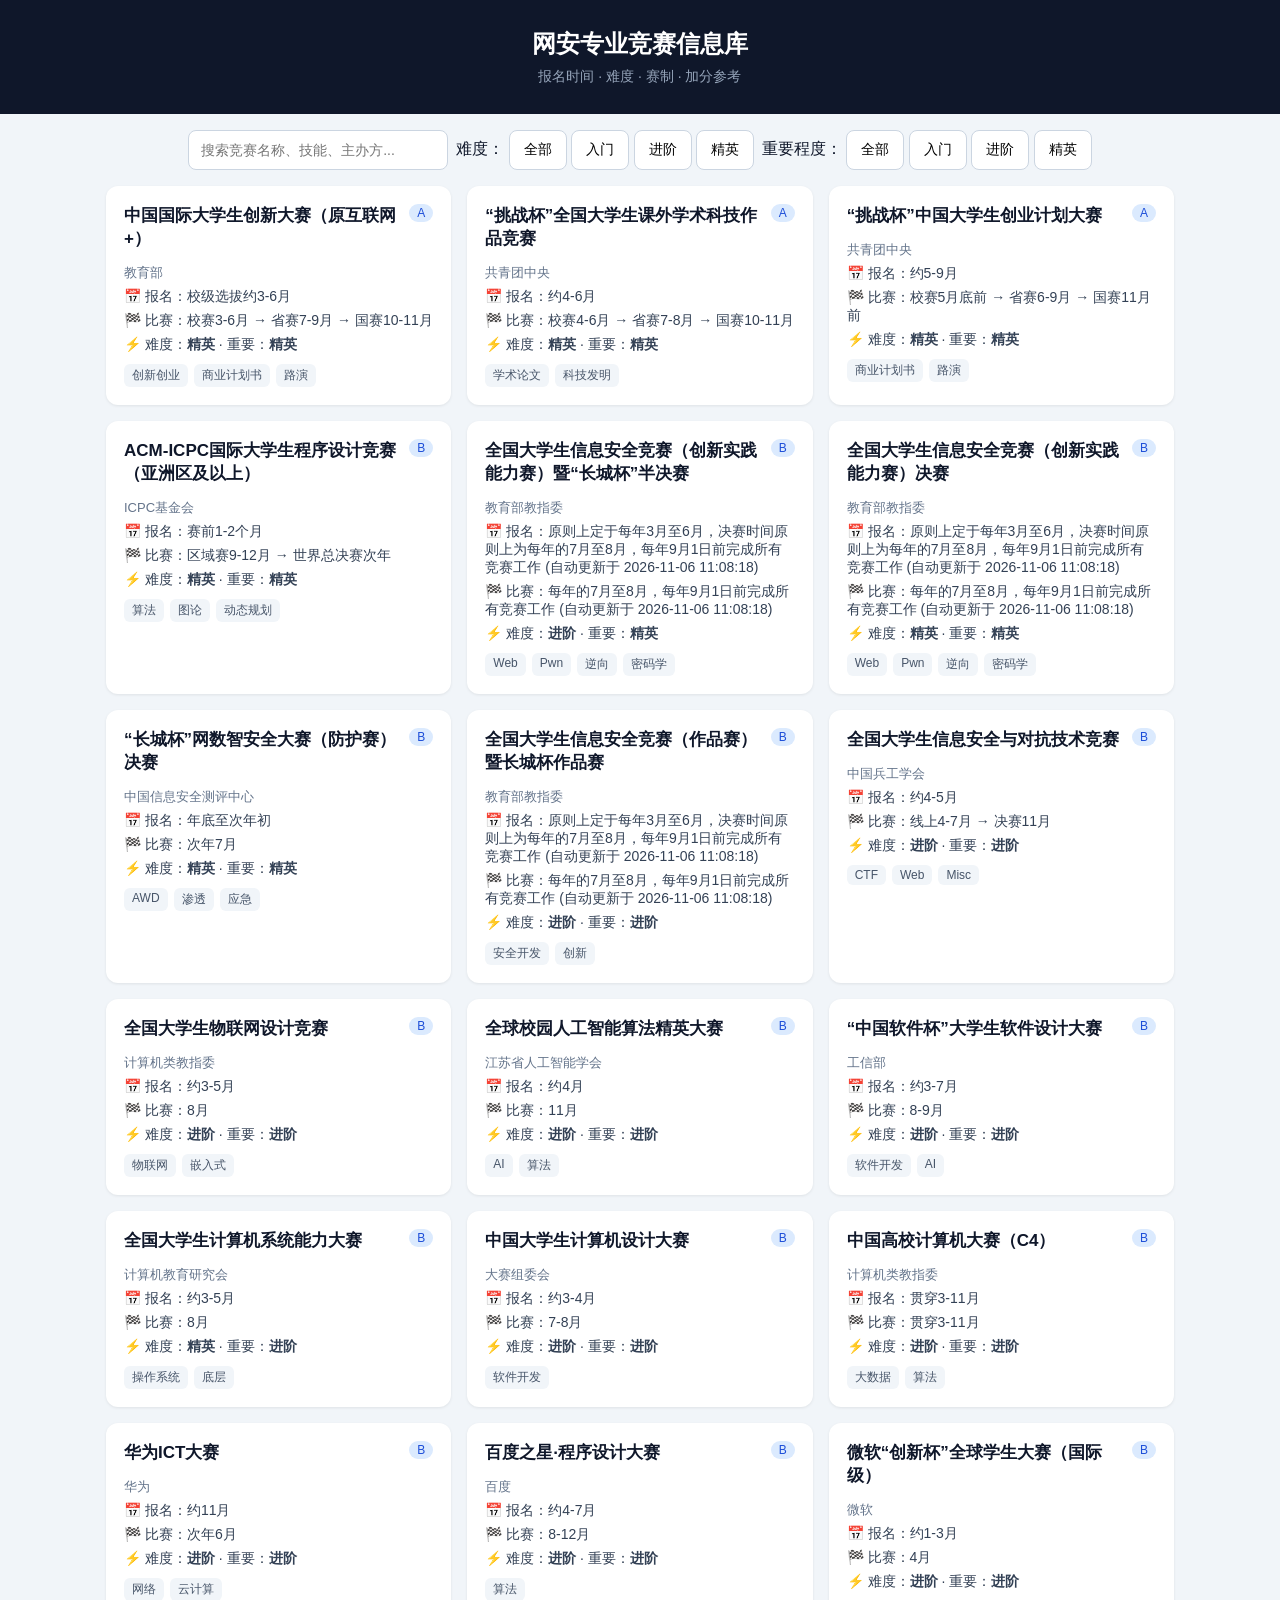
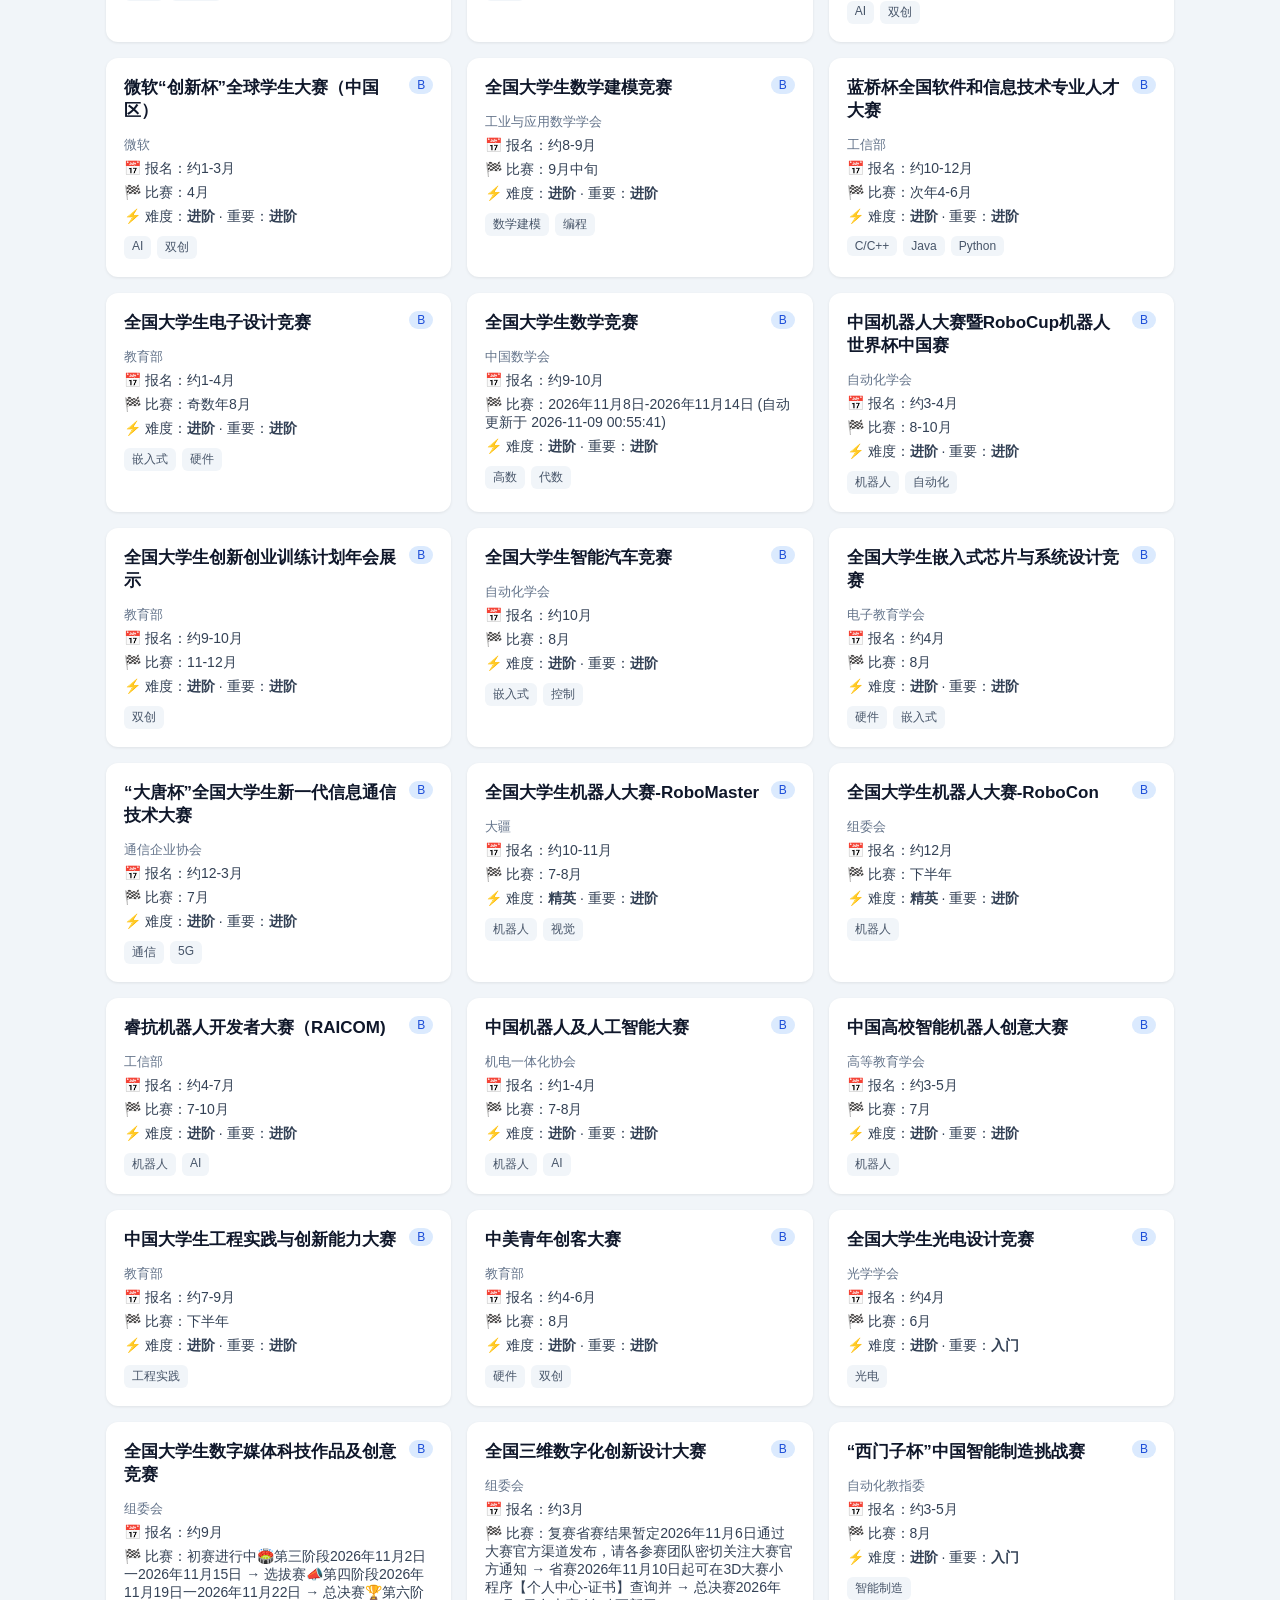
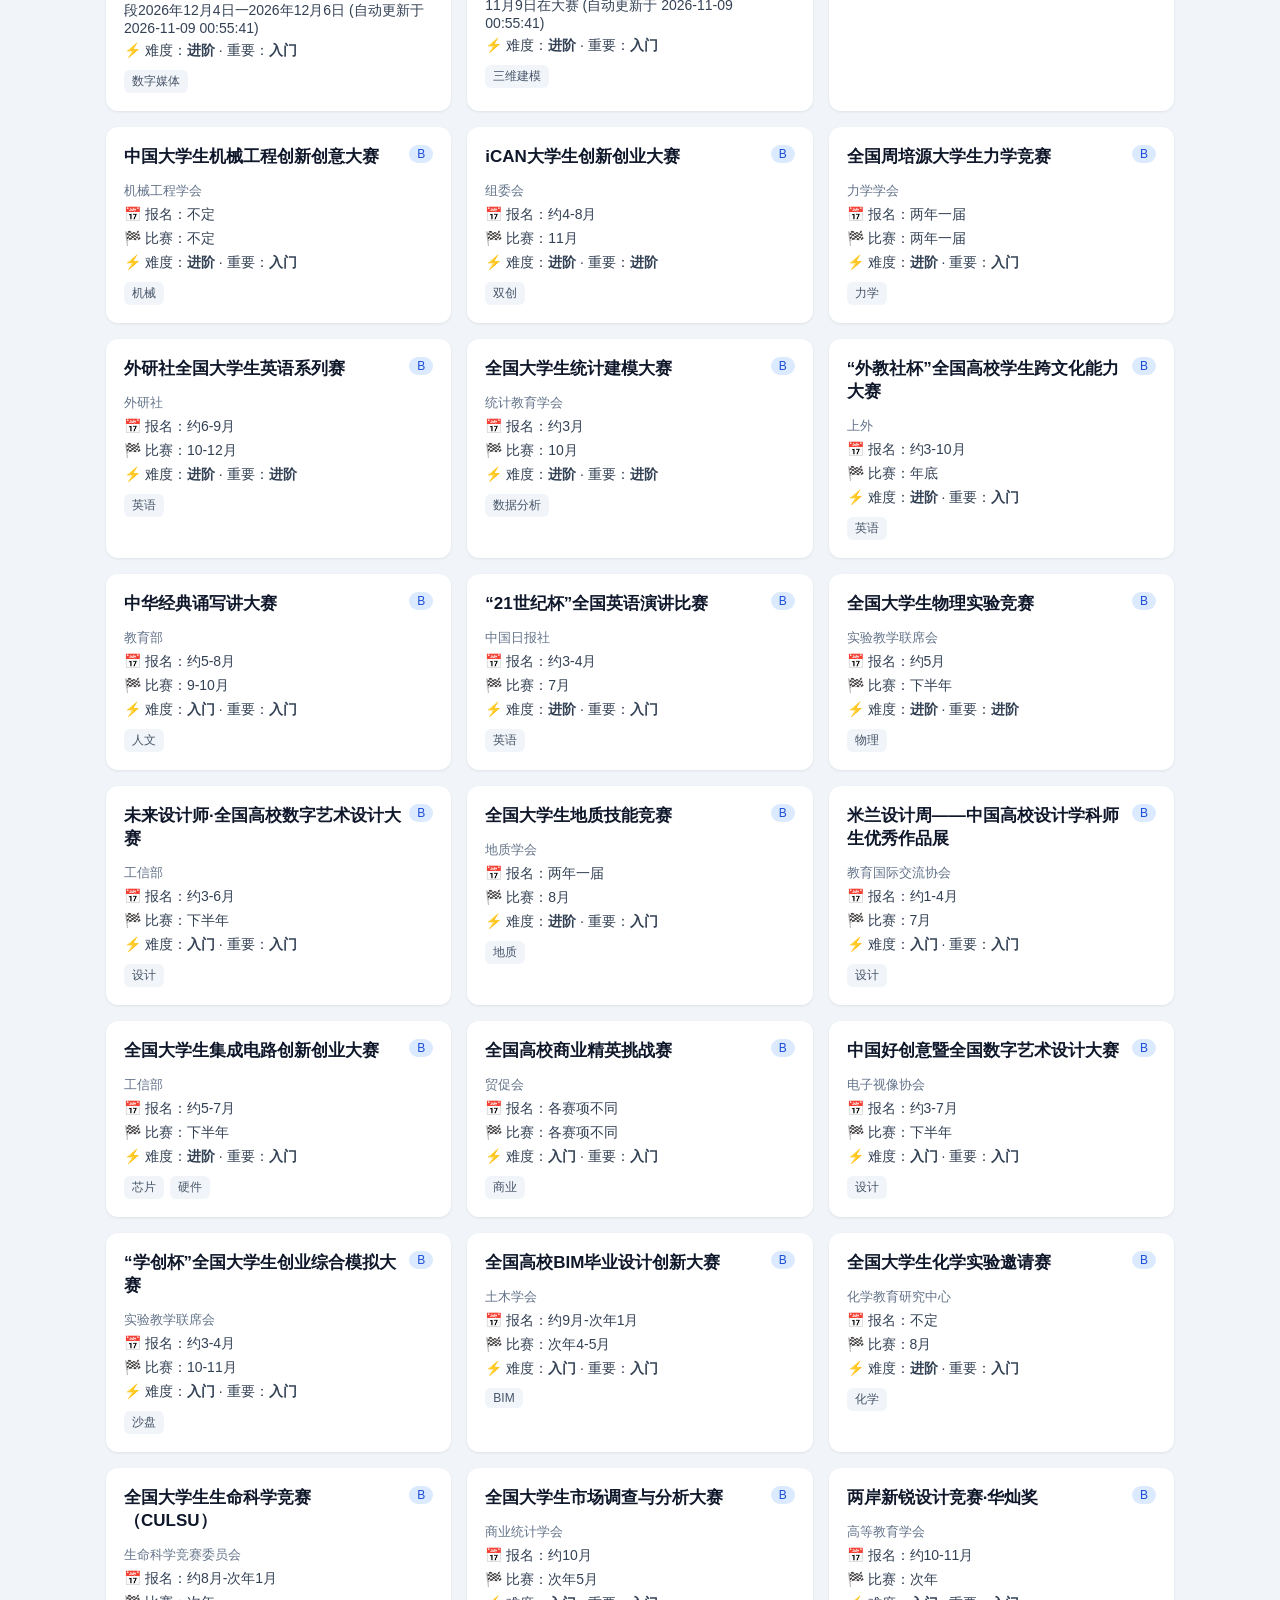
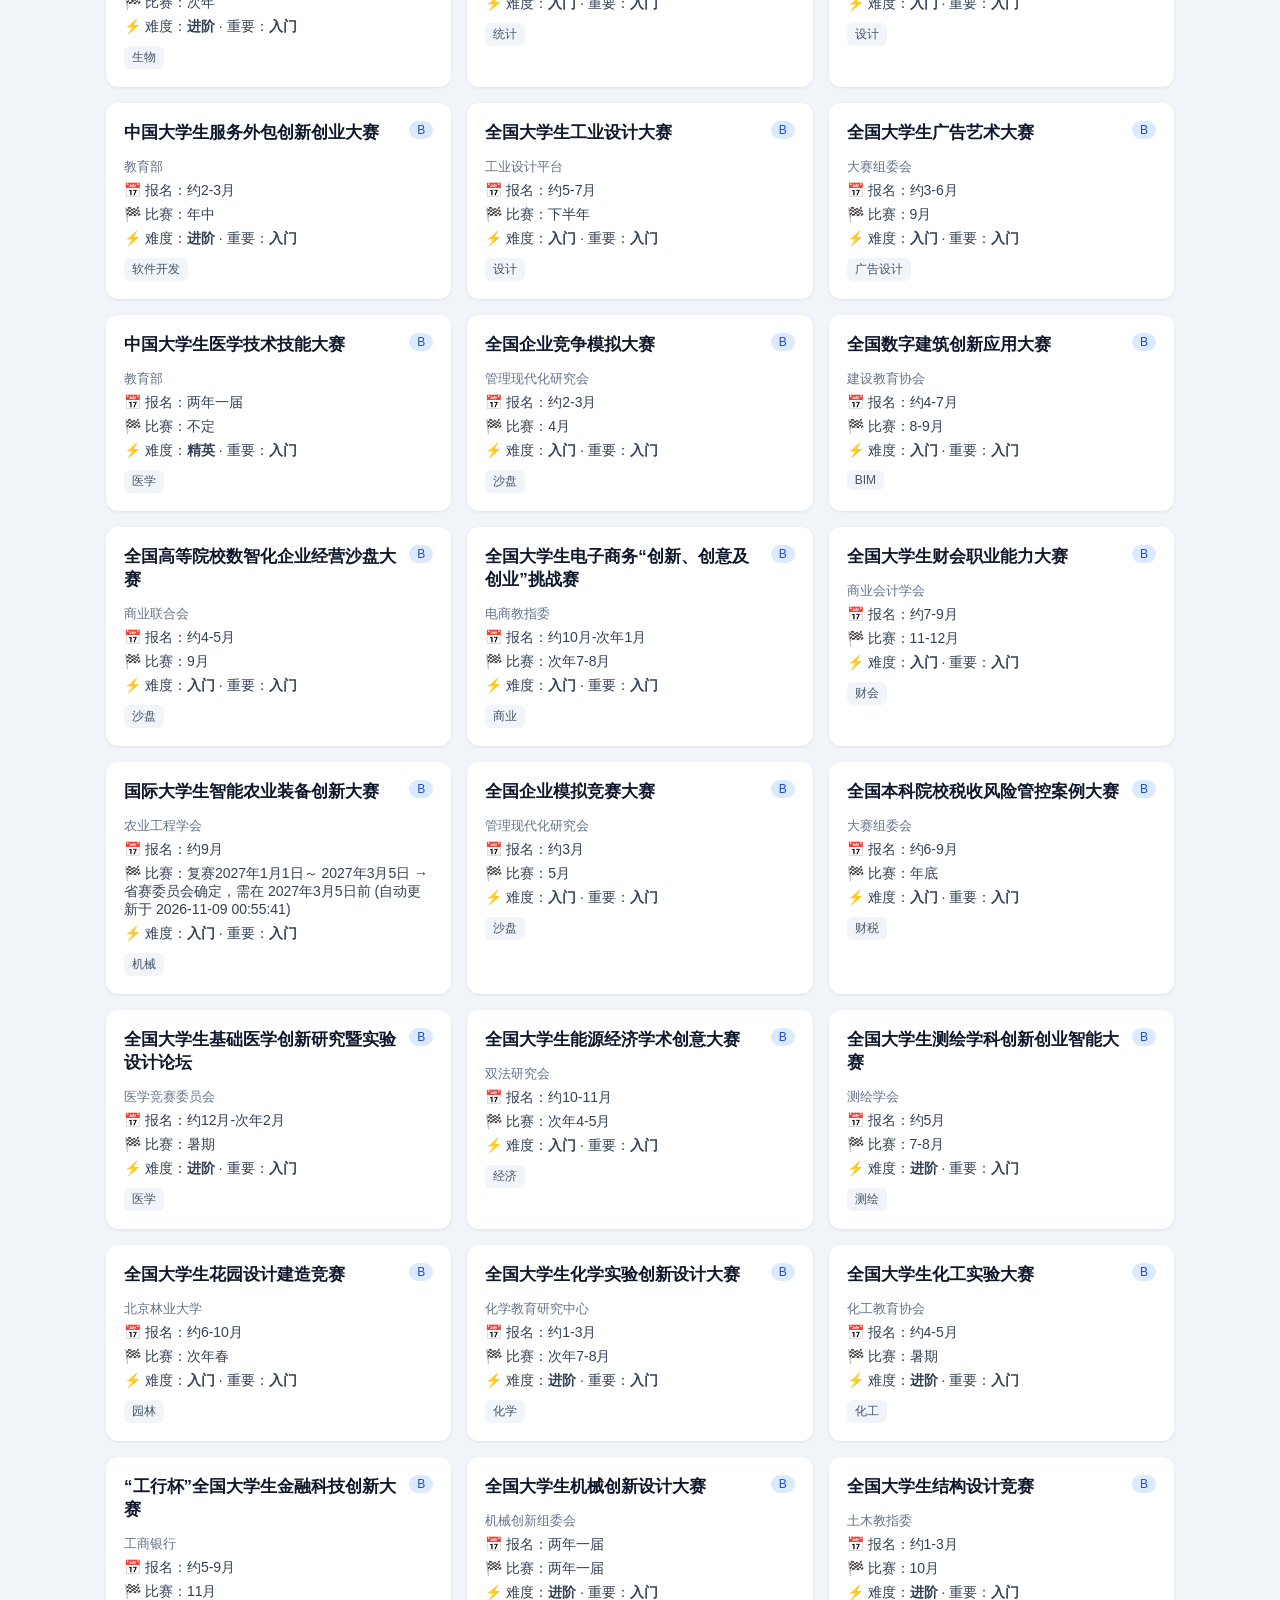
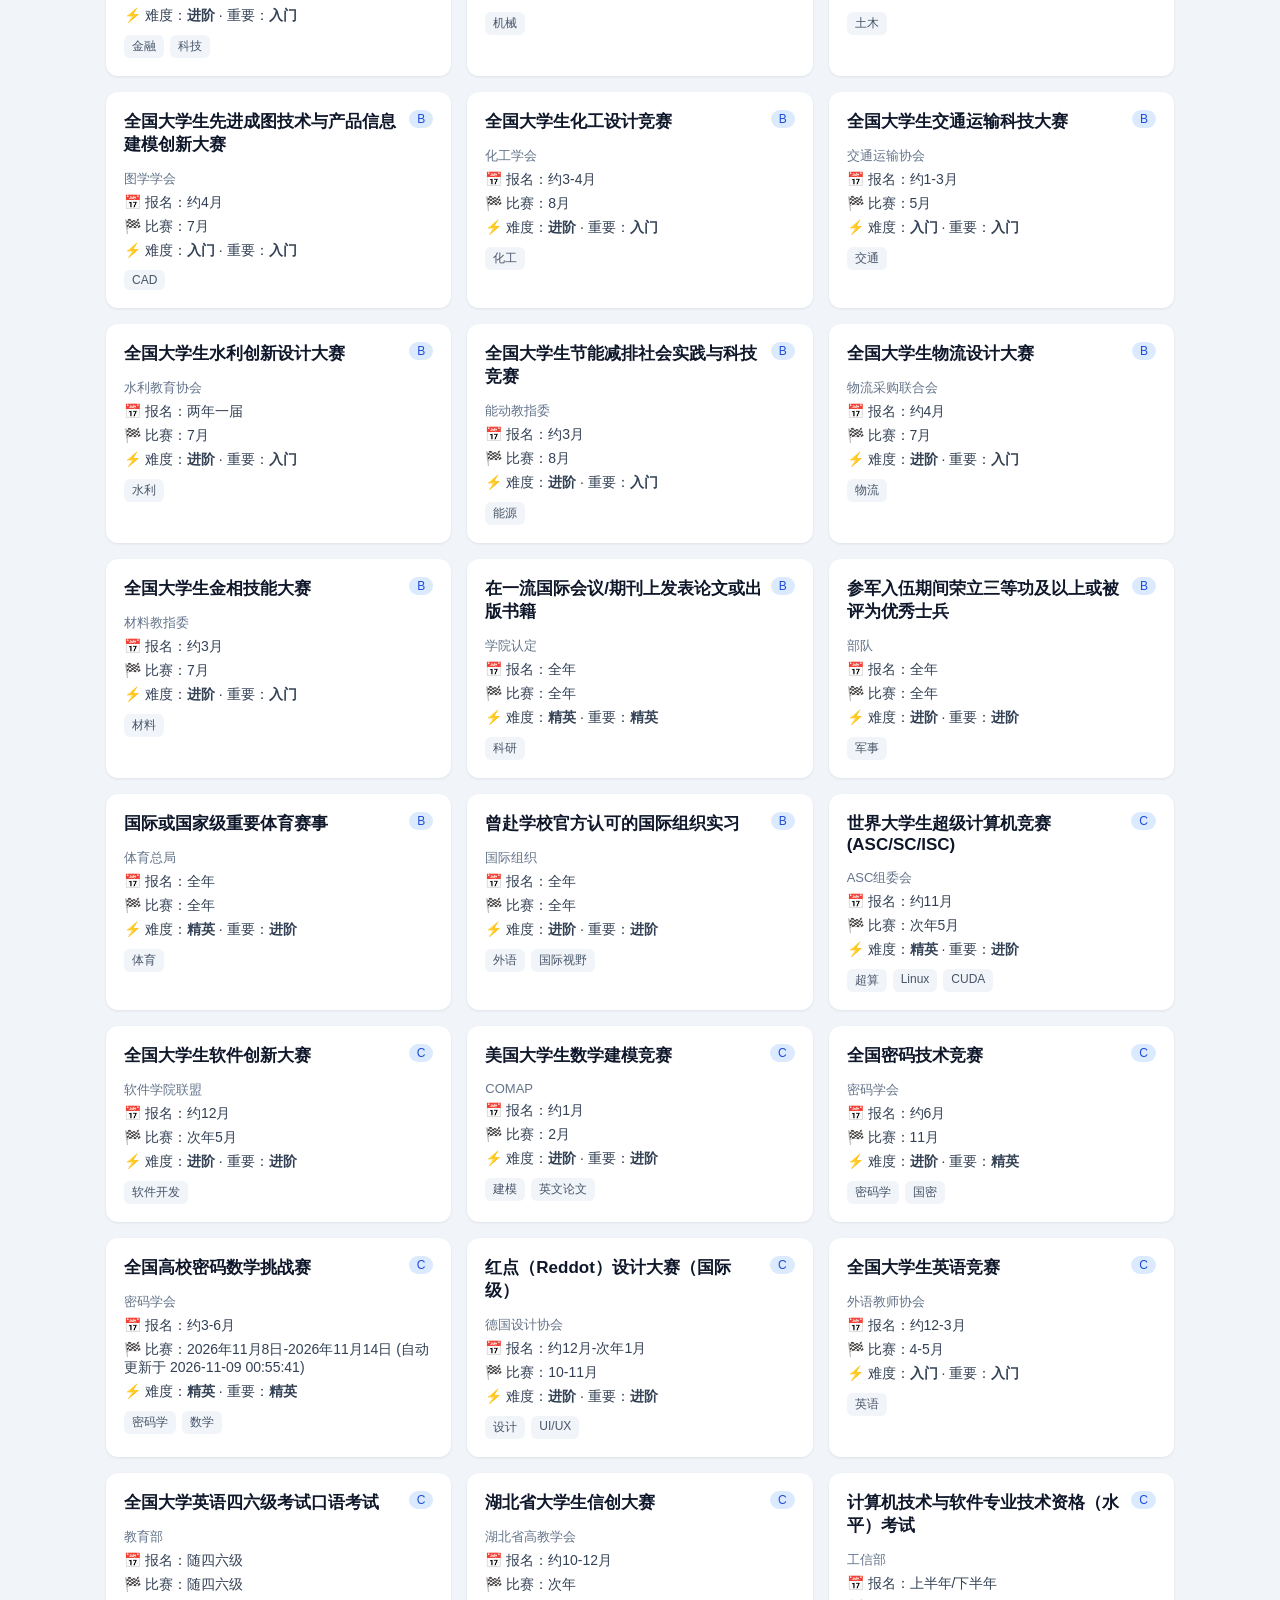
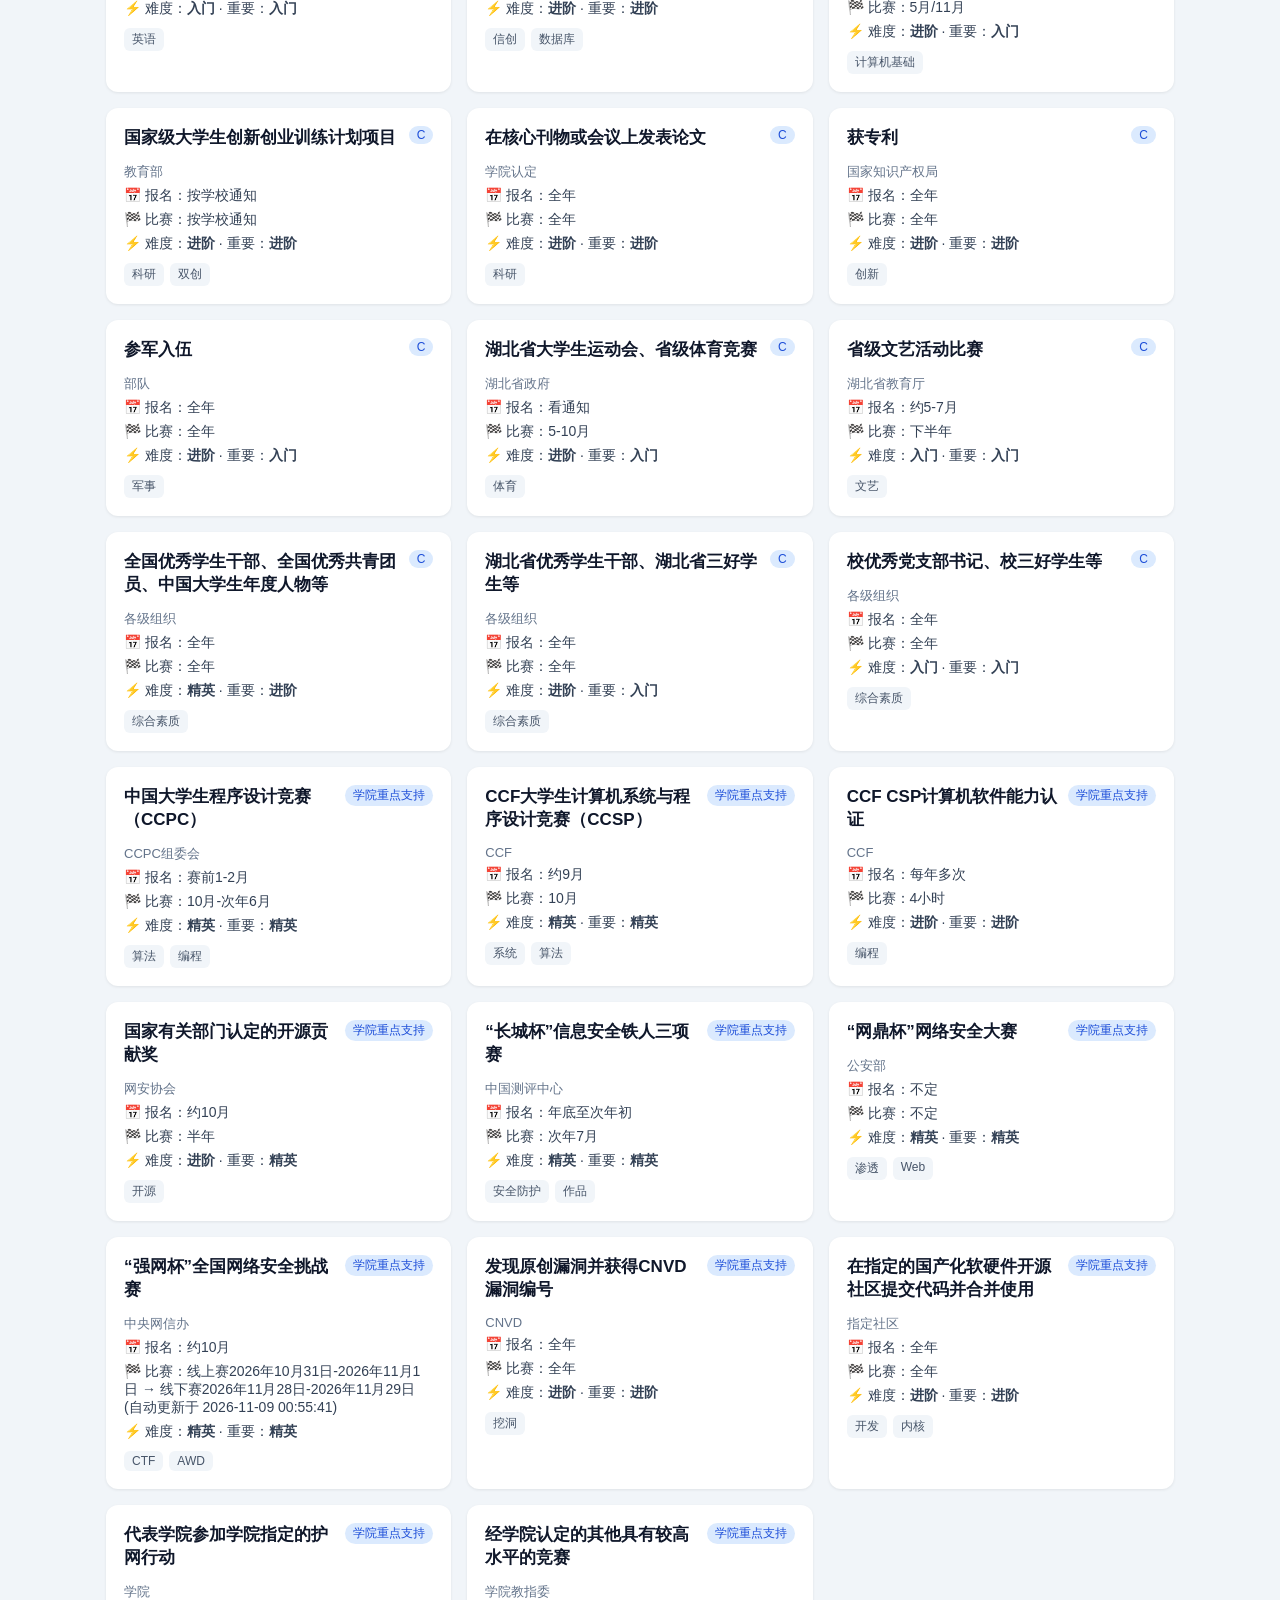
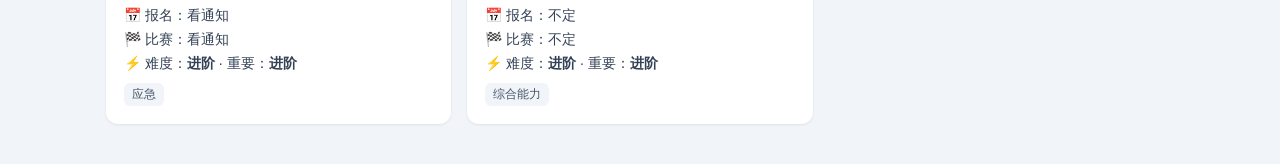
<file: index.html>
<!DOCTYPE html>
<html lang="zh-CN">
<head>
  <meta charset="UTF-8">
  <meta name="viewport" content="width=device-width, initial-scale=1.0">
  <title>网安竞赛信息库</title>
  <link rel="stylesheet" href="style.css">
</head>
<body>
  <header>
    <h1>网安专业竞赛信息库</h1>
    <p>报名时间 · 难度 · 赛制 · 加分参考</p>
  </header>

  <div class="controls">
  <input id="search" type="text" placeholder="搜索竞赛名称、技能、主办方...">
  
  <div class="filter-row">
    <span class="filter-label">难度：</span>
    <button class="filter-btn" data-type="difficulty" data-val="全部">全部</button>
    <button class="filter-btn" data-type="difficulty" data-val="入门">入门</button>
    <button class="filter-btn" data-type="difficulty" data-val="进阶">进阶</button>
    <button class="filter-btn" data-type="difficulty" data-val="精英">精英</button>
  </div>
  
  <div class="filter-row">
    <span class="filter-label">重要程度：</span>
    <button class="filter-btn" data-type="importance" data-val="全部">全部</button>
    <button class="filter-btn" data-type="importance" data-val="入门">入门</button>
    <button class="filter-btn" data-type="importance" data-val="进阶">进阶</button>
    <button class="filter-btn" data-type="importance" data-val="精英">精英</button>
  </div>
</div>

  <main id="list" class="list"></main>

  <div id="modal" class="modal" onclick="closeModal()">
    <div class="modal-content" onclick="event.stopPropagation()">
      <span class="close" onclick="closeModal()">&times;</span>
      <div id="modal-body"></div>
    </div>
  </div>

  <script src="app.js"></script>
</body>
</html>
</file>
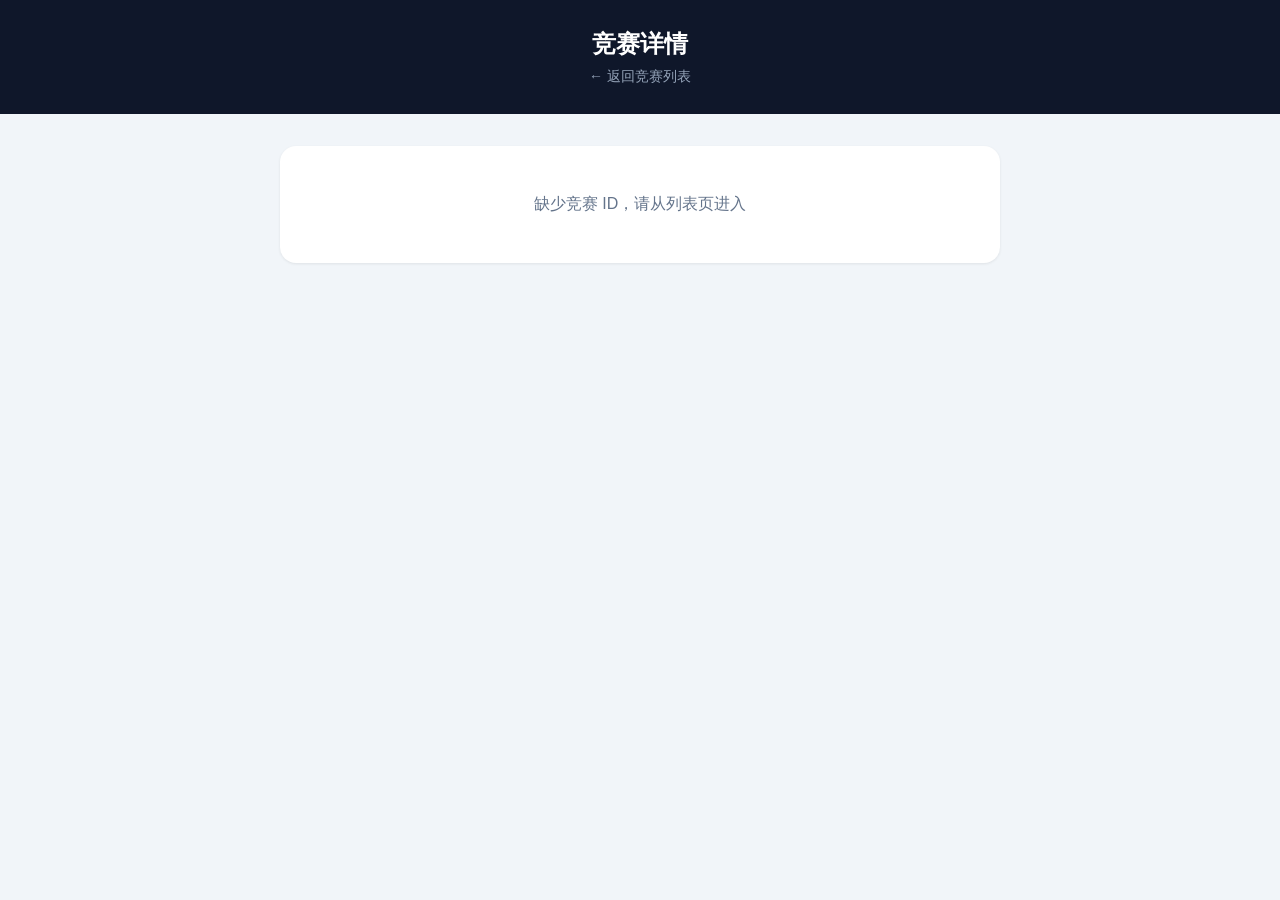
<file: detail.html>
<!DOCTYPE html>
<html lang="zh-CN">
<head>
  <meta charset="UTF-8">
  <meta name="viewport" content="width=device-width, initial-scale=1.0">
  <title>竞赛详情</title>
  <link rel="stylesheet" href="style.css">
</head>
<body>

  <header>
    <h1 id="page-title">竞赛详情</h1>
    <p><a href="index.html" class="back-link">← 返回竞赛列表</a></p>
  </header>

  <main class="detail-page" id="detail">
    <p class="empty">加载中...</p>
  </main>

  <script src="detail.js"></script>
</body>
</html>
</file>
<file: style.css>
* { box-sizing: border-box; }

body {
  margin: 0;
  font-family: -apple-system, BlinkMacSystemFont, "Segoe UI", "PingFang SC", "Microsoft YaHei", sans-serif;
  background: #f1f5f9;
  color: #0f172a;
}

header {
  background: #0f172a;
  color: #fff;
  padding: 28px 16px;
  text-align: center;
}
header h1 { margin: 0 0 8px; font-size: 24px; }
header p { margin: 0; color: #94a3b8; font-size: 14px; }

.controls {
  display: flex;
  gap: 8px;
  flex-wrap: wrap;
  justify-content: center;
  padding: 16px;
}
.controls input {
  padding: 10px 12px;
  border: 1px solid #cbd5e1;
  border-radius: 8px;
  width: 260px;
  font-size: 14px;
}
.controls button {
  padding: 10px 14px;
  border: 1px solid #cbd5e1;
  background: #fff;
  border-radius: 8px;
  cursor: pointer;
  font-size: 14px;
}
.controls button:hover { background: #e2e8f0; }

.list {
  max-width: 1100px;
  margin: 0 auto;
  padding: 0 16px 40px;
  display: grid;
  grid-template-columns: repeat(auto-fill, minmax(300px, 1fr));
  gap: 16px;
}

.card {
  background: #fff;
  border-radius: 12px;
  padding: 18px;
  box-shadow: 0 1px 3px rgba(0,0,0,.08);
  cursor: pointer;
  transition: transform .15s, box-shadow .15s;
}
.card:hover {
  transform: translateY(-3px);
  box-shadow: 0 8px 20px rgba(0,0,0,.1);
}
.card-head {
  display: flex;
  justify-content: space-between;
  gap: 8px;
  align-items: flex-start;
}
.card h2 { margin: 0 0 8px; font-size: 17px; }
.level {
  background: #dbeafe;
  color: #1d4ed8;
  font-size: 12px;
  padding: 2px 8px;
  border-radius: 999px;
  white-space: nowrap;
}
.card p { margin: 6px 0; font-size: 14px; color: #334155; }
.meta { color: #64748b !important; font-size: 13px !important; }
.tags { margin-top: 10px; display: flex; flex-wrap: wrap; gap: 6px; }
.tags span {
  background: #f1f5f9;
  color: #475569;
  font-size: 12px;
  padding: 3px 8px;
  border-radius: 6px;
}
.empty { text-align: center; color: #64748b; grid-column: 1 / -1; }

.modal {
  display: none;
  position: fixed;
  inset: 0;
  background: rgba(15,23,42,.6);
  justify-content: center;
  align-items: center;
  padding: 16px;
  z-index: 100;
}
.modal-content {
  background: #fff;
  border-radius: 14px;
  padding: 24px;
  max-width: 600px;
  width: 100%;
  max-height: 85vh;
  overflow-y: auto;
  position: relative;
}
.close {
  position: absolute;
  right: 16px;
  top: 12px;
  font-size: 28px;
  cursor: pointer;
  color: #64748b;
  line-height: 1;
}
.modal-content h2 { margin-top: 0; }
.modal-content p { margin: 8px 0; line-height: 1.6; }
.modal-content a { color: #2563eb; }

@media (max-width: 600px) {
  .list { grid-template-columns: 1fr; }
  .controls input { width: 100%; }
}

/* 返回链接 */
.back-link {
  color: #94a3b8;
  text-decoration: none;
  font-size: 14px;
}
.back-link:hover {
  color: #fff;
  text-decoration: underline;
}

/* 详情页容器 */
.detail-page {
  max-width: 720px;
  margin: 32px auto;
  padding: 32px;
  background: #fff;
  border-radius: 16px;
  box-shadow: 0 1px 3px rgba(0,0,0,.08);
}

.detail-page h2 {
  font-size: 22px;
  margin-bottom: 20px;
  padding-bottom: 14px;
  border-bottom: 2px solid #f1f5f9;
  line-height: 1.4;
}

.detail-row {
  display: flex;
  gap: 12px;
  padding: 10px 0;
  border-bottom: 1px solid #f8fafc;
  font-size: 14px;
}

.detail-row:last-child {
  border-bottom: none;
}

.detail-label {
  color: #64748b;
  width: 80px;
  flex-shrink: 0;
}

.detail-value {
  color: #0f172a;
  flex: 1;
  word-break: break-all;
}

.detail-value a {
  color: #2563eb;
  text-decoration: none;
}

.detail-value a:hover {
  text-decoration: underline;
}

@media (max-width: 600px) {
  .detail-page {
    margin: 16px;
    padding: 20px;
  }
  .detail-row {
    flex-direction: column;
    gap: 4px;
  }
  .detail-label {
    width: auto;
    font-weight: 600;
  }
}
</file>
